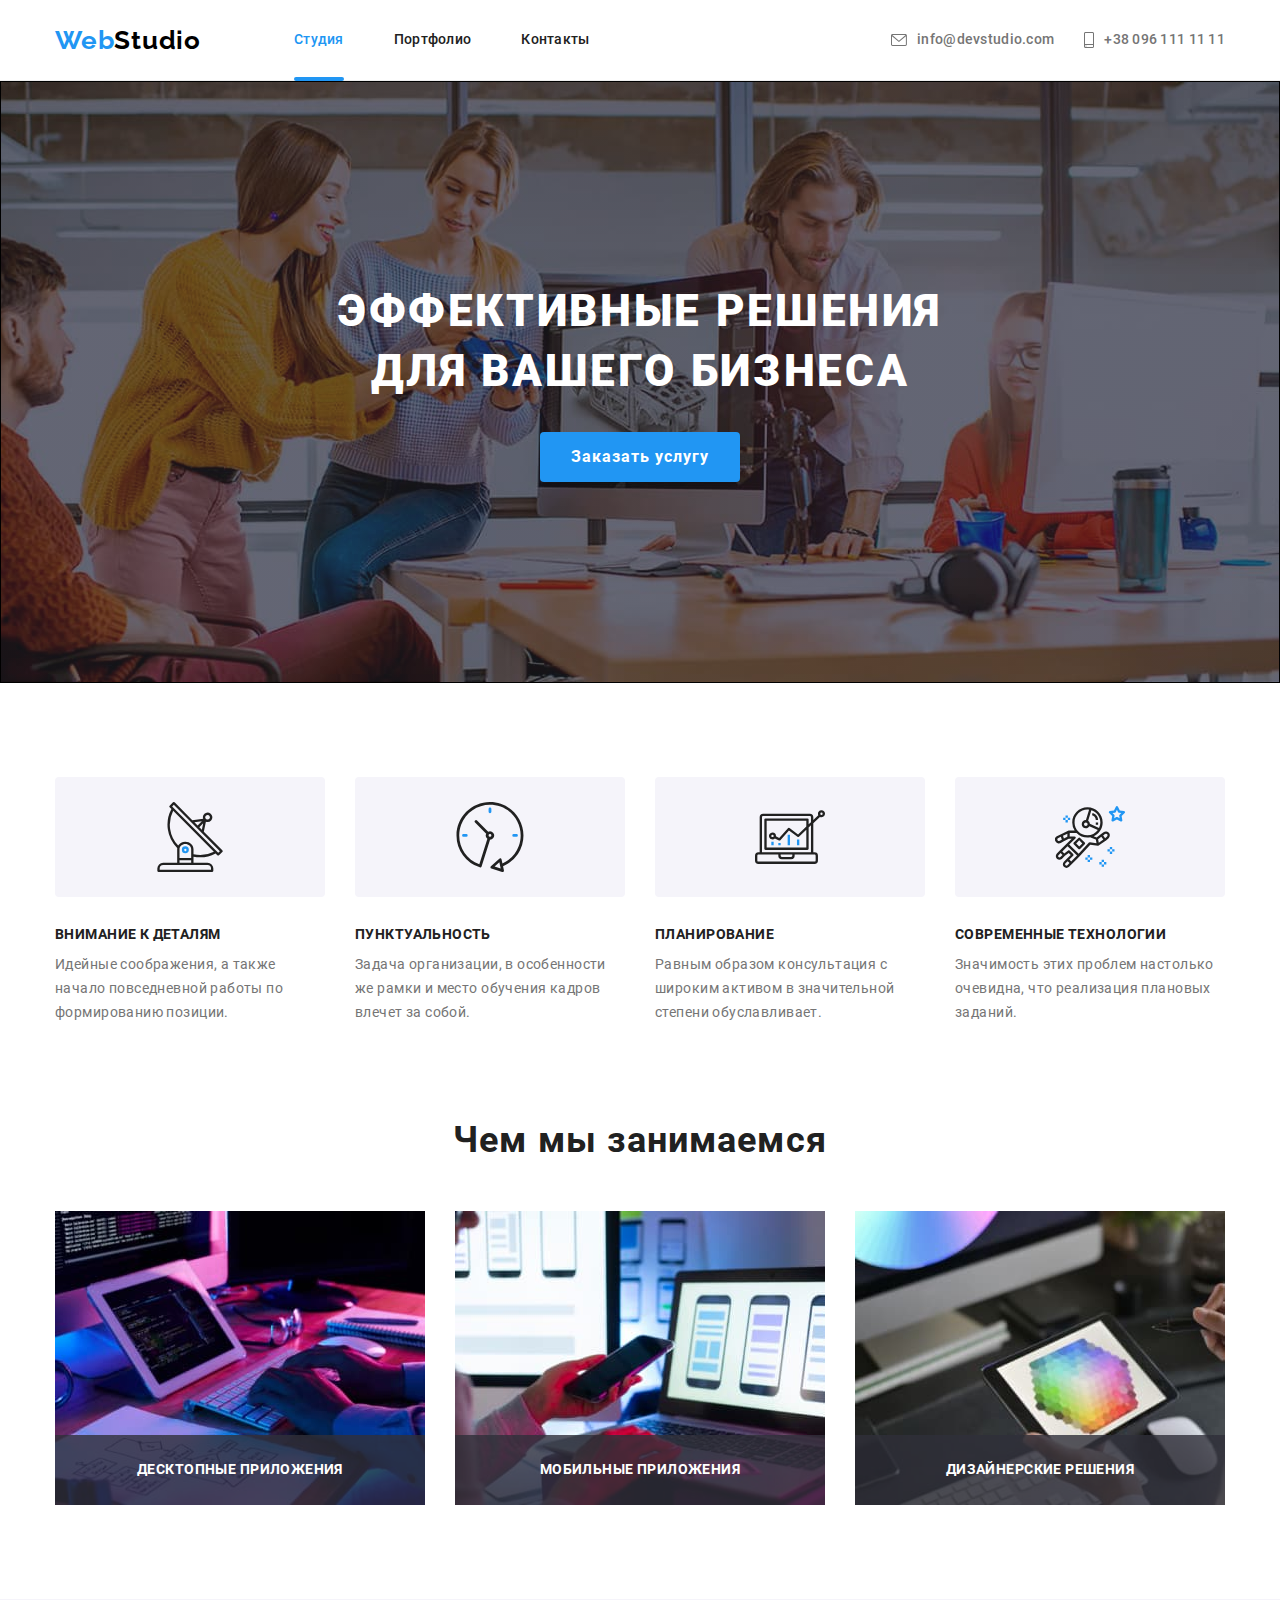
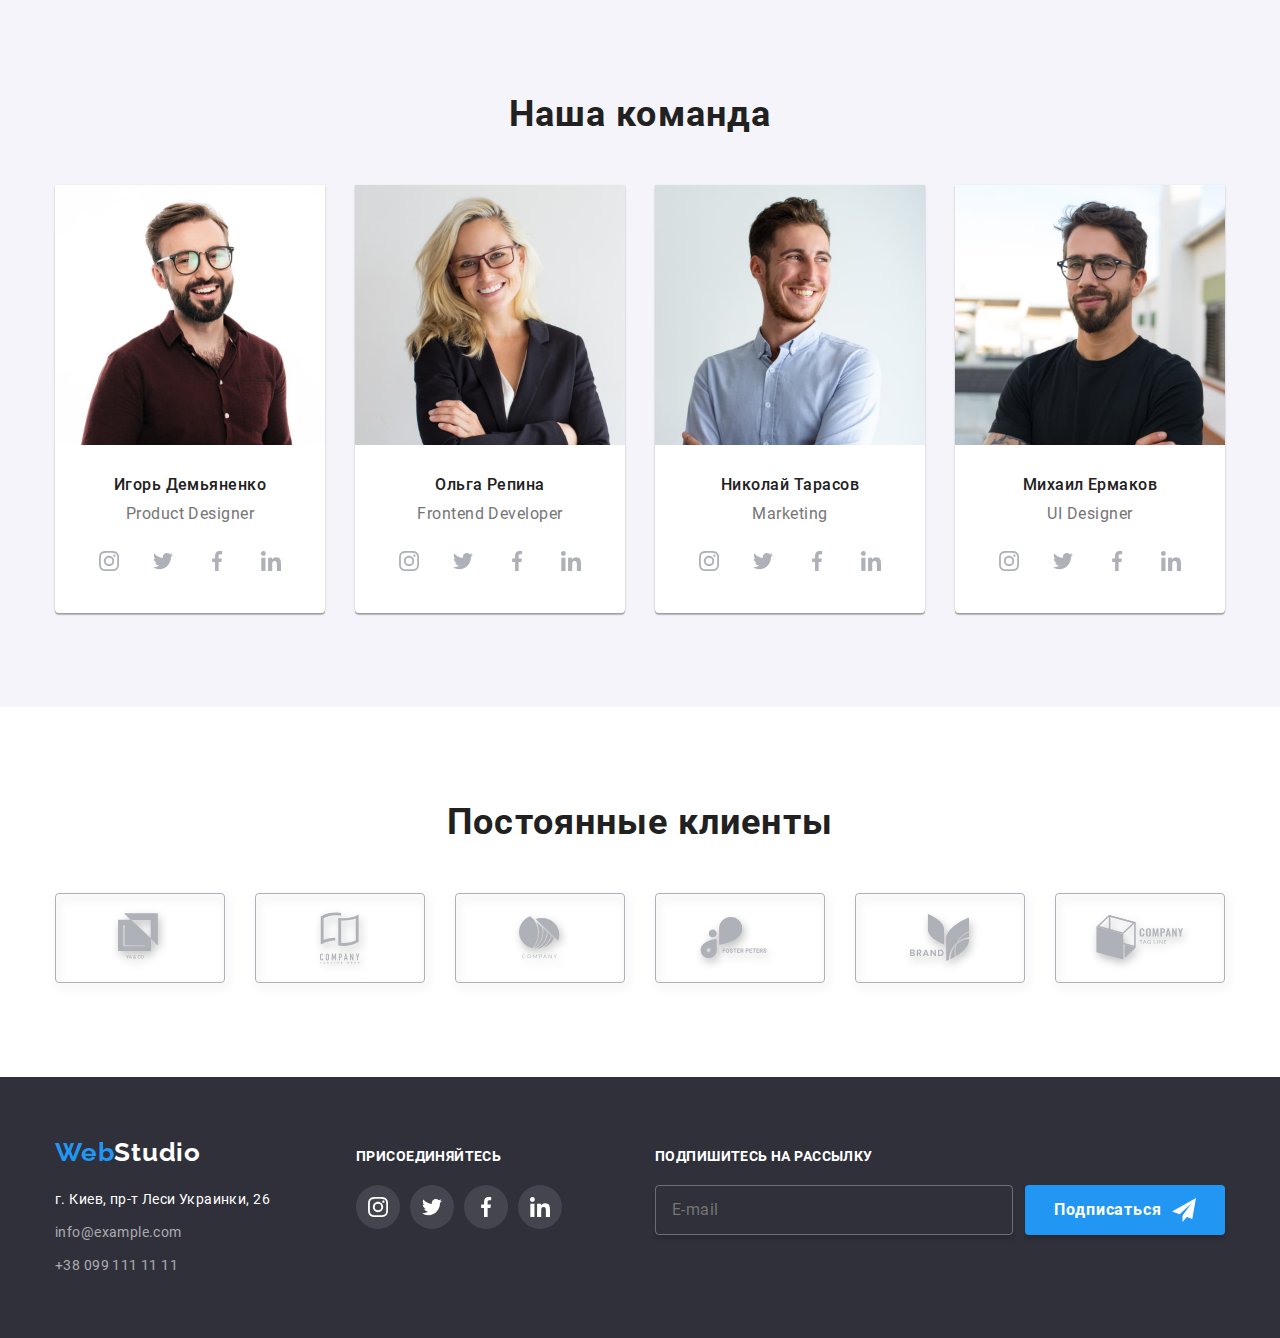
<file: index.html>
<!DOCTYPE html>
<html lang="ru">
  <head>
    <meta charset="UTF-8" />
    <meta name="viewport" content="width=device-width, initial-scale=1.0" />
    <title>Студия</title>
    <!-- <link rel="preconnect" href="https://fonts.gstatic.com" />
    <link
      href="https://fonts.googleapis.com/css2?family=Raleway:wght@700&family=Roboto:wght@400;500;700;900&display=swap"
      rel="stylesheet"
    /> -->
    <link rel="stylesheet" href="./css/main.min.css" />
  </head>

  <body>
    <!-- Header -->
    <header class="site-header">
      <div class="site-header__container container">
        <nav class="site-header__nav">
          <a href="./index.html" class="logo"
            ><span class="logo__start-text">Web</span
            ><span class="logo__end-text">Studio</span></a
          >
          <ul class="site-nav__list list">
            <li class="site-nav__item">
              <a
                href="./index.html"
                class="site-nav__link site-nav__link--current link"
                >Студия</a
              >
            </li>
            <li class="site-nav__item">
              <a href="./portfolio.html" class="site-nav__link link"
                >Портфолио</a
              >
            </li>
            <li class="site-nav__item">
              <a href="#site-footer" class="site-nav__link link">Контакты</a>
            </li>
          </ul>
        </nav>
        <div class="site-header__contacts">
          <ul class="contact-list list">
            <li class="contact-list__item">
              <a
                href="mailto:info@devstudio.com"
                class="contact-list__link link"
              >
                <svg class="contact-list__icon" width="16" height="12">
                  <use href="./images/sprite.svg#icon-envelope"></use>
                </svg>
                <span>info@devstudio.com</span>
              </a>
            </li>
            <li class="contact-list__item">
              <a href="tel:+380961111111" class="contact-list__link link">
                <svg class="contact-list__icon" width="10" height="16">
                  <use href="./images/sprite.svg#icon-smartphone"></use>
                </svg>
                <span>+38 096 111 11 11</span>
              </a>
            </li>
          </ul>
        </div>
      </div>
    </header>

    <main>
      <!-- Hero -->
      <section class="section hero">
        <div class="hero__overlay">
          <div class="hero__title-container">
            <h1 class="hero__title">Эффективные решения для вашего бизнеса</h1>
          </div>
          <button class="hero-button main-button" type="button" data-modal-open>
            Заказать услугу
          </button>
        </div>
      </section>

      <!-- Feature section -->
      <section class="section features">
        <div class="container">
          <h2 class="features__section-title visually-hidden">
            Наши преимущества
          </h2>
          <ul class="features__list list">
            <li class="features__item">
              <div class="features__thumb">
                <svg class="features__icon" width="70" height="70">
                  <use href="./images/sprite.svg#icon-antenna"></use>
                </svg>
              </div>
              <h3 class="features__heading">Внимание к деталям</h3>
              <p class="features__details">
                Идейные соображения, а также начало повседневной работы по
                формированию позиции.
              </p>
            </li>
            <li class="features__item">
              <div class="features__thumb">
                <svg class="features__icon" width="70" height="70">
                  <use href="./images/sprite.svg#icon-clock"></use>
                </svg>
              </div>

              <h3 class="features__heading">Пунктуальность</h3>
              <p class="features__details">
                Задача организации, в особенности же рамки и место обучения
                кадров влечет за собой.
              </p>
            </li>
            <li class="features__item">
              <div class="features__thumb">
                <svg class="features__icon" width="70" height="70">
                  <use href="./images/sprite.svg#icon-diagram"></use>
                </svg>
              </div>
              <h3 class="features__heading">Планирование</h3>
              <p class="features__details">
                Равным образом консультация с широким активом в значительной
                степени обуславливает.
              </p>
            </li>
            <li class="features__item">
              <div class="features__thumb">
                <svg class="features__icon" width="70" height="70">
                  <use href="./images/sprite.svg#icon-astronaut"></use>
                </svg>
              </div>
              <h3 class="features__heading">Современные технологии</h3>
              <p class="features__details">
                Значимость этих проблем настолько очевидна, что реализация
                плановых заданий.
              </p>
            </li>
          </ul>
        </div>
      </section>

      <!-- Our business section -->
      <section class="section business">
        <div class="container">
          <h2 class="business__section-title section-title">
            Чем мы занимаемся
          </h2>
          <ul class="business__list list">
            <li class="business__item">
              <div class="business__thumb">
                <img
                  class="business__photo photo"
                  src="./images/img-our-business1.jpg"
                  alt="Разработчик десктопных приложений за работой"
                  width="370"
                />
                <div class="business__title-overlay">
                  <h3 class="business__title">Десктопные приложения</h3>
                </div>
              </div>
            </li>
            <li class="business__item">
              <div class="business__thumb">
                <img
                  class="business__photo photo"
                  src="./images/img-our-business2.jpg"
                  alt="Разработчик мобильных приложений за работой"
                  width="370"
                />
                <div class="business__title-overlay">
                  <h3 class="business__title">Мобильные приложения</h3>
                </div>
              </div>
            </li>
            <li class="business__item">
              <div class="business__thumb">
                <img
                  class="business__photo photo"
                  src="./images/img-our-business3.jpg"
                  alt="Дизайнер за работой"
                  width="370"
                />
                <div class="business__title-overlay">
                  <h3 class="business__title">Дизайнерские решения</h3>
                </div>
              </div>
            </li>
          </ul>
        </div>
      </section>

      <!-- Our team section -->
      <section class="section team">
        <div class="container">
          <h2 class="team__section-title section-title">Наша команда</h2>
          <ul class="team__list list">
            <li class="team__item">
              <div class="person">
                <img
                  class="person__photo photo"
                  src="./images/photo-igor-demyanenko.jpg"
                  alt="Фото нашего сотрудника (Игорь)"
                  width="270"
                />
                <h3 class="person__name">Игорь Демьяненко</h3>
                <p class="person__position">Product Designer</p>
                <div class="person__social-container">
                  <ul class="social list">
                    <li class="social__item">
                      <a href="" class="social__link">
                        <svg class="social__icon" width="20" height="20">
                          <use href="./images/sprite.svg#icon-instagram"></use>
                        </svg>
                      </a>
                    </li>
                    <li class="social__item">
                      <a href="" class="social__link">
                        <svg class="social__icon" width="20" height="20">
                          <use href="./images/sprite.svg#icon-twitter"></use>
                        </svg>
                      </a>
                    </li>
                    <li class="social__item">
                      <a href="" class="social__link">
                        <svg class="social__icon" width="20" height="20">
                          <use href="./images/sprite.svg#icon-facebook"></use>
                        </svg>
                      </a>
                    </li>
                    <li class="social__item">
                      <a href="" class="social__link">
                        <svg class="social__icon" width="20" height="20">
                          <use href="./images/sprite.svg#icon-linkedin"></use>
                        </svg>
                      </a>
                    </li>
                  </ul>
                </div>
              </div>
            </li>
            <li class="team__item">
              <div class="person">
                <img
                  class="person__photo photo"
                  src="./images/photo-olga-repina.jpg"
                  alt="Фото нашего сотрудника (Ольга)"
                  width="270"
                />
                <h3 class="person__name">Ольга Репина</h3>
                <p class="person__position">Frontend Developer</p>
                <div class="person__social-container">
                  <ul class="social list">
                    <li class="social__item">
                      <a href="" class="social__link">
                        <svg class="social__icon" width="20" height="20">
                          <use href="./images/sprite.svg#icon-instagram"></use>
                        </svg>
                      </a>
                    </li>

                    <li class="social__item">
                      <a href="" class="social__link">
                        <svg class="social__icon" width="20" height="20">
                          <use href="./images/sprite.svg#icon-twitter"></use>
                        </svg>
                      </a>
                    </li>
                    <li class="social__item">
                      <a href="" class="social__link">
                        <svg class="social__icon" width="20" height="20">
                          <use href="./images/sprite.svg#icon-facebook"></use>
                        </svg>
                      </a>
                    </li>
                    <li class="social__item">
                      <a href="" class="social__link">
                        <svg class="social__icon" width="20" height="20">
                          <use href="./images/sprite.svg#icon-linkedin"></use>
                        </svg>
                      </a>
                    </li>
                  </ul>
                </div>
              </div>
            </li>
            <li class="team__item">
              <div class="person">
                <img
                  class="person__photo photo"
                  src="./images/photo-nikolay-tarasov.jpg"
                  alt="Фото нашего сотрудника (Николай)"
                  width="270"
                />
                <h3 class="person__name">Николай Тарасов</h3>
                <p class="person__position">Marketing</p>
                <div class="person__social-container">
                  <ul class="social list">
                    <li class="social__item">
                      <a href="" class="social__link">
                        <svg class="social__icon" width="20" height="20">
                          <use href="./images/sprite.svg#icon-instagram"></use>
                        </svg>
                      </a>
                    </li>
                    <li class="social__item">
                      <a href="" class="social__link">
                        <svg class="social__icon" width="20" height="20">
                          <use href="./images/sprite.svg#icon-twitter"></use>
                        </svg>
                      </a>
                    </li>
                    <li class="social__item">
                      <a href="" class="social__link">
                        <svg class="social__icon" width="20" height="20">
                          <use href="./images/sprite.svg#icon-facebook"></use>
                        </svg>
                      </a>
                    </li>
                    <li class="social__item">
                      <a href="" class="social__link">
                        <svg class="social__icon" width="20" height="20">
                          <use href="./images/sprite.svg#icon-linkedin"></use>
                        </svg>
                      </a>
                    </li>
                  </ul>
                </div>
              </div>
            </li>
            <li class="team__item">
              <div class="person">
                <img
                  class="person__photo photo"
                  src="./images/photo-mikhail-yermakov.jpg"
                  alt="Фото нашего сотрудника (Михаил)"
                  width="270"
                />
                <h3 class="person__name">Михаил Ермаков</h3>
                <p class="person__position">UI Designer</p>
                <div class="person__social-container">
                  <ul class="social list">
                    <li class="social__item">
                      <a href="" class="social__link">
                        <svg class="social__icon" width="20" height="20">
                          <use href="./images/sprite.svg#icon-instagram"></use>
                        </svg>
                      </a>
                    </li>
                    <li class="social__item">
                      <a href="" class="social__link">
                        <svg class="social__icon" width="20" height="20">
                          <use href="./images/sprite.svg#icon-twitter"></use>
                        </svg>
                      </a>
                    </li>
                    <li class="social__item">
                      <a href="" class="social__link">
                        <svg class="social__icon" width="20" height="20">
                          <use href="./images/sprite.svg#icon-facebook"></use>
                        </svg>
                      </a>
                    </li>
                    <li class="social__item">
                      <a href="" class="social__link">
                        <svg class="social__icon" width="20" height="20">
                          <use href="./images/sprite.svg#icon-linkedin"></use>
                        </svg>
                      </a>
                    </li>
                  </ul>
                </div>
              </div>
            </li>
          </ul>
        </div>
      </section>
    </main>

    <!-- Regular customers section -->
    <section class="section clients">
      <div class="container">
        <h2 class="clients__section-title section-title">Постоянные клиенты</h2>
        <ul class="clients__list list">
          <li class="clients__item">
            <a href="##" class="clients__link">
              <svg class="clients__icon" width="44" height="49">
                <use href="./images/sprite.svg#icon-logo-1"></use>
              </svg>
            </a>
          </li>
          <li class="clients__item">
            <a href="##" class="clients__link">
              <svg class="clients__icon" width="40" height="52">
                <use href="./images/sprite.svg#icon-logo-2"></use>
              </svg>
            </a>
          </li>
          <li class="clients__item">
            <a href="##" class="clients__link">
              <svg class="clients__icon" width="41" height="43">
                <use href="./images/sprite.svg#icon-logo-3"></use>
              </svg>
            </a>
          </li>
          <li class="clients__item">
            <a href="##" class="clients__link">
              <svg class="clients__icon" width="80" height="42">
                <use href="./images/sprite.svg#icon-logo-4"></use>
              </svg>
            </a>
          </li>
          <li class="clients__item">
            <a href="##" class="clients__link">
              <svg class="clients__icon" width="59" height="47">
                <use href="./images/sprite.svg#icon-logo-5"></use>
              </svg>
            </a>
          </li>
          <li class="clients__item">
            <a href="##" class="clients__link">
              <svg class="clients__icon" width="88" height="45">
                <use href="./images/sprite.svg#icon-logo-6"></use>
              </svg>
            </a>
          </li>
        </ul>
      </div>
    </section>

    <!-- Footer -->
    <footer class="site-footer" id="site-footer">
      <div class="site-footer__container container">
        <div class="site-footer__address-block">
          <a href="./index.html" class="logo site-footer__logo"
            ><span class="logo__start-text">Web</span
            ><span class="logo__end-text">Studio</span></a
          >
          <address class="address">
            <ul class="address__list list">
              <li class="address__item item">
                г. Киев, пр-т Леси Украинки, 26
              </li>
              <li class="address__item item">
                <a href="mailto:info@example.com" class="address__link link">
                  info@example.com
                </a>
              </li>
              <li class="address__item item">
                <a href="tel:+380991111111" class="address__link link">
                  +38 099 111 11 11
                </a>
              </li>
            </ul>
          </address>
        </div>
        <div class="site-footer__social-block">
          <p class="site-footer__block-title">присоединяйтесь</p>
          <ul class="social list">
            <li class="social__item item">
              <a href="" class="social__link social__link--footer link">
                <svg class="social__icon" width="20" height="20">
                  <use href="./images/sprite.svg#icon-instagram"></use>
                </svg>
              </a>
            </li>
            <li class="social__item item">
              <a href="" class="social__link social__link--footer link">
                <svg class="social__icon" width="20" height="20">
                  <use href="./images/sprite.svg#icon-twitter"></use>
                </svg>
              </a>
            </li>
            <li class="social__item item">
              <a href="" class="social__link social__link--footer link">
                <svg class="social__icon" width="20" height="20">
                  <use href="./images/sprite.svg#icon-facebook"></use>
                </svg>
              </a>
            </li>
            <li class="social_item item">
              <a href="" class="social__link social__link--footer link">
                <svg class="social__icon" width="20" height="20">
                  <use href="./images/sprite.svg#icon-linkedin"></use>
                </svg>
              </a>
            </li>
          </ul>
        </div>
        <div class="site-footer__subscribe-block">
          <p class="site-footer__block-title">Подпишитесь на рассылку</p>
          <form class="subscribe__form">
            <label class="subscribe__field">
              <input
                name="email"
                type="email"
                class="subscribe__input-email"
                placeholder="E-mail"
              />
            </label>
            <button class="main-button subscribe__submit-btn" type="submit">
              <span>Подписаться</span>
              <svg class="subscribe__icon" width="24" height="24">
                <use href="./images/sprite.svg#icon-subscribe"></use>
              </svg>
            </button>
          </form>
        </div>
      </div>
    </footer>

    <!-- Modal window markup -->
    <div class="backdrop is-hidden" data-modal>
      <div class="modal">
        <form class="modal-form">
          <p class="modal-form__title">
            Оставьте свои данные, мы вам перезвоним
          </p>
          <div class="modal-form__input">
            <label class="modal-form__label">
              <span class="modal-form__caption">Имя</span>

              <svg class="modal-form__icon" width="18" height="18">
                <use href="./images/sprite.svg#icon-person-form"></use>
              </svg>
              <input type="text" name="name" class="modal-form__field" />
            </label>
          </div>
          <div class="modal-form__input">
            <label class="modal-form__label">
              <span class="modal-form__caption">Телефон</span>

              <svg class="modal-form__icon" width="18" height="18">
                <use href="./images/sprite.svg#icon-phone-form"></use>
              </svg>
              <input type="tel" name="tel" class="modal-form__field" />
            </label>
          </div>
          <div class="modal-form__input">
            <label class="modal-form__label">
              <span class="modal-form__caption">Почта</span>

              <svg class="modal-form__icon" width="18" height="18">
                <use href="./images/sprite.svg#icon-email-form"></use>
              </svg>
              <input type="email" name="email" class="modal-form__field" />
            </label>
          </div>
          <label class="modal-form__label">
            <span class="modal-form__caption">Комментарий</span>
            <textarea
              name="comment"
              class="modal-form__field modal-form__field--comment"
              rows="6"
              placeholder="Введите текст"
            ></textarea>
          </label>

          <label class="modal-form__label modal-form__label--checkbox">
            <input
              type="checkbox"
              name="licence"
              class="modal-form__checkbox visually-hidden"
            />
            <span class="modal-form__licence-declaration">
              Соглашаюсь с рассылкой и принимаю&nbsp;
              <a href="##" class="modal-form__licence-link link">
                Условия договора</a
              >
            </span>
          </label>

          <button class="main-button modal__submit-btn" type="submit">
            Отправить
          </button>

          <button class="modal__close-btn" type="button" data-modal-close>
            <svg class="modal__close-icon" width="18" height="18">
              <use href="./images/sprite.svg#icon-modal-close"></use>
            </svg>
          </button>
        </form>
      </div>
    </div>
    <script src="./js/modal.js"></script>
  </body>
</html>
</file>
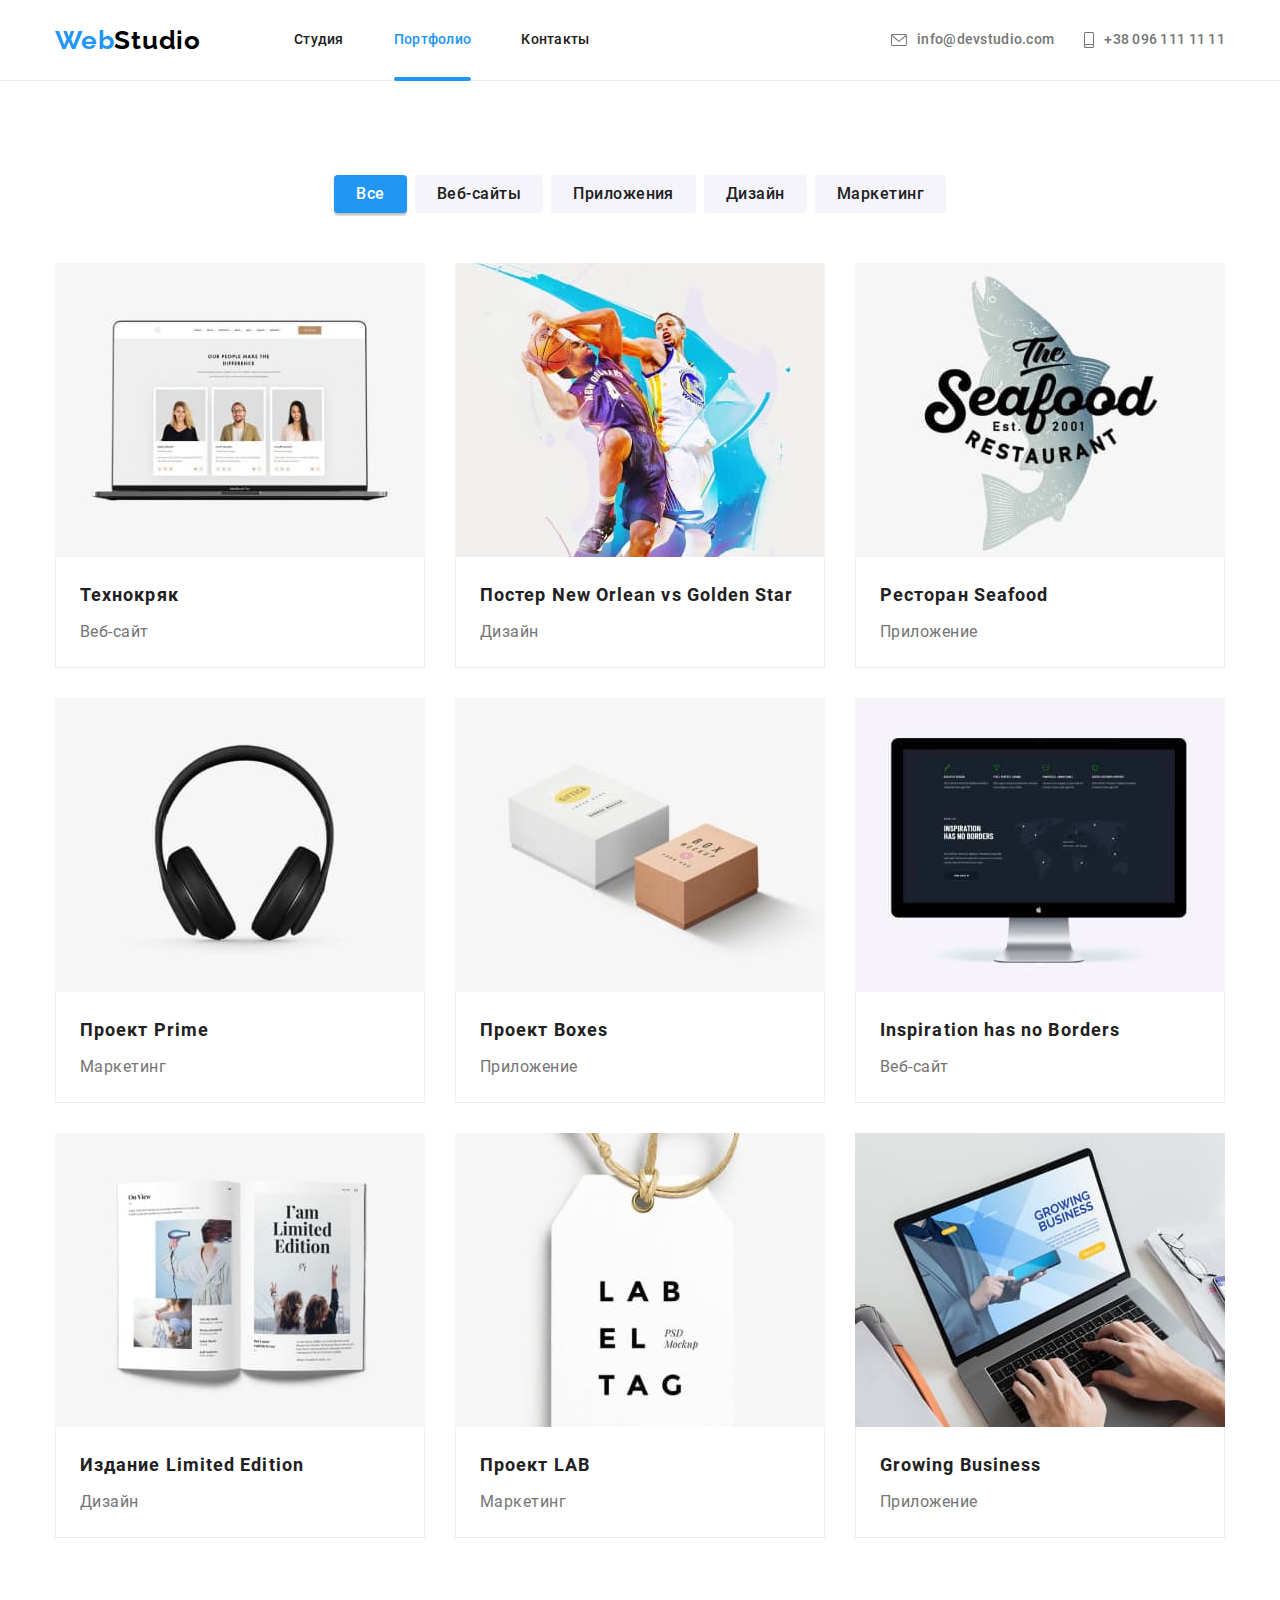
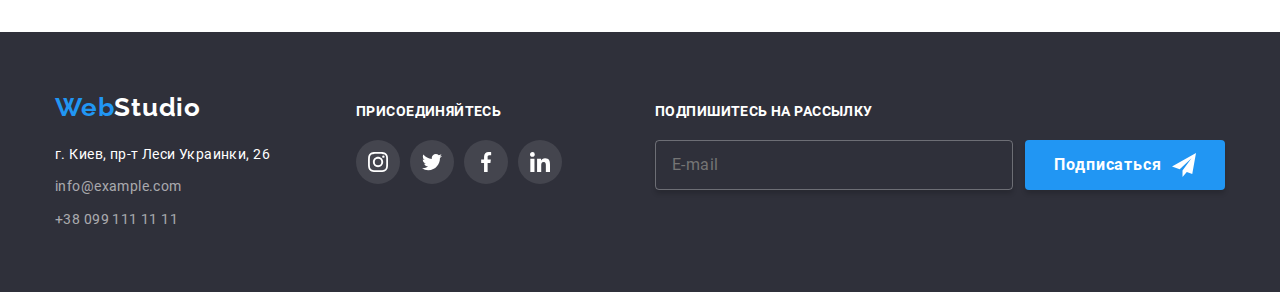
<file: portfolio.html>
<!DOCTYPE html>
<html lang="ru">
  <head>
    <meta charset="UTF-8" />
    <meta name="viewport" content="width=device-width, initial-scale=1.0" />
    <title>Студия</title>
    <!-- <link rel="preconnect" href="https://fonts.gstatic.com" />
    <link
      href="https://fonts.googleapis.com/css2?family=Raleway:wght@700&family=Roboto:wght@400;500;700;900&display=swap"
      rel="stylesheet"
    /> -->
    <link rel="stylesheet" href="./css/main.min.css" />
  </head>

  <body>
    <!-- Header -->
    <header class="site-header">
      <div class="site-header__container container">
        <nav class="site-header__nav">
          <a href="./index.html" class="logo"
            ><span class="logo__start-text">Web</span
            ><span class="logo__end-text">Studio</span></a
          >
          <ul class="site-nav__list list">
            <li class="site-nav__item">
              <a href="./index.html" class="site-nav__link link">Студия</a>
            </li>
            <li class="site-nav__item">
              <a
                href="./portfolio.html"
                class="site-nav__link site-nav__link--current link"
                >Портфолио</a
              >
            </li>
            <li class="site-nav__item">
              <a href="#site-footer" class="site-nav__link link">Контакты</a>
            </li>
          </ul>
        </nav>
        <div class="site-header__contacts">
          <ul class="contact-list list">
            <li class="contact-list__item">
              <a
                href="mailto:info@devstudio.com"
                class="contact-list__link link"
              >
                <svg class="contact-list__icon" width="16" height="12">
                  <use href="./images/sprite.svg#icon-envelope"></use>
                </svg>
                <span>info@devstudio.com</span>
              </a>
            </li>
            <li class="contact-list__item">
              <a href="tel:+380961111111" class="contact-list__link link">
                <svg class="contact-list__icon" width="10" height="16">
                  <use href="./images/sprite.svg#icon-smartphone"></use>
                </svg>
                <span>+38 096 111 11 11</span>
              </a>
            </li>
          </ul>
        </div>
      </div>
    </header>

    <main>
      <!-- Секция Наши работы -->
      <section class="section works">
        <div class="container">
          <h1 class="works_section-title visually-hidden">Наши работы</h1>
          <ul class="filter list">
            <li class="filter__item">
              <button
                class="portfolio-button portfolio-button--active"
                type="button"
              >
                Все
              </button>
            </li>
            <li class="filter__item">
              <button class="portfolio-button" type="button">Веб-сайты</button>
            </li>
            <li class="filter__item">
              <button class="portfolio-button" type="button">Приложения</button>
            </li>
            <li class="filter__item">
              <button class="portfolio-button" type="button">Дизайн</button>
            </li>
            <li class="filter__item">
              <button class="portfolio-button" type="button">Маркетинг</button>
            </li>
          </ul>

          <ul class="work-samples list">
            <li class="work-samples__item">
              <a href="##" class="sample link">
                <div class="sample__thumb">
                  <img
                    class="sample__photo photo"
                    src="./images/img-portfolio-technocrack.jpg"
                    alt="Макбук с открытой веб-страницей"
                    width="370"
                  />
                  <div class="sample__overlay">
                    <p class="sample__details">
                      Технокряк это современная площадка распространения
                      коронавируса. Компании используют эту платформу для
                      цифрового шпионажа и атак на защищённые сервера
                      конкурентов.
                    </p>
                  </div>
                </div>
                <div class="sample__meta">
                  <h2 class="sample__name">Технокряк</h2>
                  <p class="sample__category">Веб-сайт</p>
                </div>
              </a>
            </li>
            <li class="work-samples__item">
              <a href="##" class="sample link">
                <div class="sample__thumb">
                  <img
                    class="sample__photo photo"
                    src="./images/img-portfolio-basketball.jpg"
                    alt="Два баскетболиста в борьбе за мяч"
                    width="370"
                  />

                  <div class="sample__overlay">
                    <p class="sample__details">
                      Lorem ipsum dolor sit amet consectetur, adipisicing elit.
                      Laborum natus corporis sapiente maiores at adipisci, quia
                      expedita possimus officiis.
                    </p>
                  </div>
                </div>
                <div class="sample__meta">
                  <h2 class="sample__name">Постер New Orlean vs Golden Star</h2>
                  <p class="sample__category">Дизайн</p>
                </div>
              </a>
            </li>
            <li class="work-samples__item">
              <a href="##" class="sample link">
                <div class="sample__thumb">
                  <img
                    class="sample__photo photo"
                    src="./images/img-portfolio-seafood.jpg"
                    alt="Логотип - название ресторана на фоне рыбы"
                    width="370"
                  />

                  <div class="sample__overlay">
                    <p class="sample__details">
                      Lorem ipsum dolor sit amet consectetur, adipisicing elit.
                      Laborum natus corporis sapiente maiores at adipisci, quia
                      expedita possimus officiis.
                    </p>
                  </div>
                </div>
                <div class="sample__meta">
                  <h2 class="sample__name">Ресторан Seafood</h2>
                  <p class="sample__category">Приложение</p>
                </div>
              </a>
            </li>
            <li class="work-samples__item">
              <a href="##" class="sample link">
                <div class="sample__thumb">
                  <img
                    class="sample__photo photo"
                    src="./images/img-portfolio-prime.jpg"
                    alt="Черные наушники на пустом фоне"
                    width="370"
                  />

                  <div class="sample__overlay">
                    <p class="sample__details">
                      Lorem ipsum dolor sit amet consectetur, adipisicing elit.
                      Laborum natus corporis sapiente maiores at adipisci, quia
                      expedita possimus officiis.
                    </p>
                  </div>
                </div>
                <div class="sample__meta">
                  <h2 class="sample__name">Проект Prime</h2>
                  <p class="sample__category">Маркетинг</p>
                </div>
              </a>
            </li>
            <li class="work-samples__item">
              <a href="##" class="sample link">
                <div class="sample__thumb">
                  <img
                    class="sample__photo photo"
                    src="./images/img-portfolio-boxes.jpg"
                    alt="Две коробки: белая и бежевая"
                    width="370"
                  />

                  <div class="sample__overlay">
                    <p class="sample__details">
                      Lorem ipsum dolor sit amet consectetur, adipisicing elit.
                      Laborum natus corporis sapiente maiores at adipisci, quia
                      expedita possimus officiis.
                    </p>
                  </div>
                </div>
                <div class="sample__meta">
                  <h2 class="sample__name">Проект Boxes</h2>
                  <p class="sample__category">Приложение</p>
                </div>
              </a>
            </li>
            <li class="work-samples__item">
              <a href="##" class="sample link">
                <div class="sample__thumb">
                  <img
                    class="sample__photo photo"
                    src="./images/img-portfolio-inspiration.jpg"
                    alt="Монитор с открытой веб-страницей"
                    width="370"
                  />

                  <div class="sample__overlay">
                    <p class="sample__details">
                      Lorem ipsum dolor sit amet consectetur, adipisicing elit.
                      Laborum natus corporis sapiente maiores at adipisci, quia
                      expedita possimus officiis.
                    </p>
                  </div>
                </div>
                <div class="sample__meta">
                  <h2 class="sample__name">Inspiration has no Borders</h2>
                  <p class="sample__category">Веб-сайт</p>
                </div>
              </a>
            </li>
            <li class="work-samples__item">
              <a href="##" class="sample link">
                <div class="sample__thumb">
                  <img
                    class="sample__photo photo"
                    src="./images/img-portfolio-limited.jpg"
                    alt="Раскрытый журнал"
                    width="370"
                  />

                  <div class="sample__overlay">
                    <p class="sample__details">
                      Lorem ipsum dolor sit amet consectetur, adipisicing elit.
                      Laborum natus corporis sapiente maiores at adipisci, quia
                      expedita possimus officiis.
                    </p>
                  </div>
                </div>
                <div class="sample__meta">
                  <h2 class="sample__name">Издание Limited Edition</h2>
                  <p class="sample__category">Дизайн</p>
                </div>
              </a>
            </li>
            <li class="work-samples__item">
              <a href="##" class="sample link">
                <div class="sample__thumb">
                  <img
                    class="sample__photo photo"
                    src="./images/img-portfolio-lab.jpg"
                    alt="Бирка с названием прокета"
                    width="370"
                  />

                  <div class="sample__overlay">
                    <p class="sample__details">
                      Lorem ipsum dolor sit amet consectetur, adipisicing elit.
                      Laborum natus corporis sapiente maiores at adipisci, quia
                      expedita possimus officiis.
                    </p>
                  </div>
                </div>
                <div class="sample__meta">
                  <h2 class="sample__name">Проект LAB</h2>
                  <p class="sample__category">Маркетинг</p>
                </div>
              </a>
            </li>
            <li class="work-samples__item">
              <a href="##" class="sample link">
                <div class="sample__thumb">
                  <img
                    class="sample__photo photo"
                    src="./images/img-portfolio-growing.jpg"
                    alt="Ноутбук с открытой веб-страницей"
                    width="370"
                  />

                  <div class="sample__overlay">
                    <p class="sample__details">
                      Lorem ipsum dolor sit amet consectetur, adipisicing elit.
                      Laborum natus corporis sapiente maiores at adipisci, quia
                      expedita possimus officiis.
                    </p>
                  </div>
                </div>
                <div class="sample__meta">
                  <h2 class="sample__name">Growing Business</h2>
                  <p class="sample__category">Приложение</p>
                </div>
              </a>
            </li>
          </ul>
        </div>
      </section>
    </main>

    <!-- Подвал -->
    <footer class="site-footer" id="site-footer">
      <div class="site-footer__container container">
        <div class="site-footer__address-block">
          <a href="./index.html" class="logo site-footer__logo"
            ><span class="logo__start-text">Web</span
            ><span class="logo__end-text">Studio</span></a
          >
          <address class="address">
            <ul class="address__list list">
              <li class="address__item item">
                г. Киев, пр-т Леси Украинки, 26
              </li>
              <li class="address__item item">
                <a href="mailto:info@example.com" class="address__link link">
                  info@example.com
                </a>
              </li>
              <li class="address__item item">
                <a href="tel:+380991111111" class="address__link link">
                  +38 099 111 11 11
                </a>
              </li>
            </ul>
          </address>
        </div>
        <div class="site-footer__social-block">
          <p class="site-footer__block-title">присоединяйтесь</p>
          <ul class="social list">
            <li class="social__item item">
              <a href="" class="social__link social__link--footer link">
                <svg class="social__icon" width="20" height="20">
                  <use href="./images/sprite.svg#icon-instagram"></use>
                </svg>
              </a>
            </li>
            <li class="social__item item">
              <a href="" class="social__link social__link--footer link">
                <svg class="social__icon" width="20" height="20">
                  <use href="./images/sprite.svg#icon-twitter"></use>
                </svg>
              </a>
            </li>
            <li class="social__item item">
              <a href="" class="social__link social__link--footer link">
                <svg class="social__icon" width="20" height="20">
                  <use href="./images/sprite.svg#icon-facebook"></use>
                </svg>
              </a>
            </li>
            <li class="social_item item">
              <a href="" class="social__link social__link--footer link">
                <svg class="social__icon" width="20" height="20">
                  <use href="./images/sprite.svg#icon-linkedin"></use>
                </svg>
              </a>
            </li>
          </ul>
        </div>
        <div class="site-footer__subscribe-block">
          <p class="site-footer__block-title">Подпишитесь на рассылку</p>
          <form class="subscribe__form">
            <label class="subscribe__field">
              <input
                name="email"
                type="email"
                class="subscribe__input-email"
                placeholder="E-mail"
              />
            </label>
            <button class="main-button subscribe__submit-btn" type="submit">
              <span>Подписаться</span>
              <svg class="subscribe__icon" width="24" height="24">
                <use href="./images/sprite.svg#icon-subscribe"></use>
              </svg>
            </button>
          </form>
        </div>
      </div>
    </footer>
  </body>
</html>
</file>
<file: css/main.min.css>
*,::after,::before{-webkit-box-sizing:border-box;box-sizing:border-box}:root{-moz-tab-size:4;-o-tab-size:4;tab-size:4}html{line-height:1.15;-webkit-text-size-adjust:100%}body{margin:0}body{font-family:system-ui, -apple-system, 'Segoe UI', Roboto, Helvetica, Arial, sans-serif, 'Apple Color Emoji', 'Segoe UI Emoji'}hr{height:0;color:inherit}abbr[title]{-webkit-text-decoration:underline dotted;text-decoration:underline dotted}b,strong{font-weight:bolder}code,kbd,pre,samp{font-family:ui-monospace, SFMono-Regular, Consolas, 'Liberation Mono', Menlo, monospace;font-size:1em}small{font-size:80%}sub,sup{font-size:75%;line-height:0;position:relative;vertical-align:baseline}sub{bottom:-0.25em}sup{top:-0.5em}table{text-indent:0;border-color:inherit}button,input,optgroup,select,textarea{font-family:inherit;font-size:100%;line-height:1.15;margin:0}button,select{text-transform:none}[type='button'],[type='reset'],[type='submit'],button{-webkit-appearance:button}::-moz-focus-inner{border-style:none;padding:0}:-moz-focusring{outline:1px dotted ButtonText}:-moz-ui-invalid{box-shadow:none}legend{padding:0}progress{vertical-align:baseline}::-webkit-inner-spin-button,::-webkit-outer-spin-button{height:auto}[type='search']{-webkit-appearance:textfield;outline-offset:-2px}::-webkit-search-decoration{-webkit-appearance:none}::-webkit-file-upload-button{-webkit-appearance:button;font:inherit}summary{display:list-item}@font-face{font-family:'Raleway';font-style:normal;font-weight:700;src:url("../fonts/raleway-v18-latin-700.eot");src:local(""),url("../fonts/raleway-v18-latin-700.eot?#iefix") format("embedded-opentype"),url("../fonts/raleway-v18-latin-700.woff2") format("woff2"),url("../fonts/raleway-v18-latin-700.woff") format("woff"),url("../fonts/raleway-v18-latin-700.ttf") format("truetype"),url("../fonts/raleway-v18-latin-700.svg#Raleway") format("svg")}@font-face{font-family:'Roboto';font-style:normal;font-weight:400;src:url("../fonts/roboto-v20-latin_cyrillic-regular.eot");src:local(""),url("../fonts/roboto-v20-latin_cyrillic-regular.eot?#iefix") format("embedded-opentype"),url("../fonts/roboto-v20-latin_cyrillic-regular.woff2") format("woff2"),url("../fonts/roboto-v20-latin_cyrillic-regular.woff") format("woff"),url("../fonts/roboto-v20-latin_cyrillic-regular.ttf") format("truetype"),url("../fonts/roboto-v20-latin_cyrillic-regular.svg#Roboto") format("svg")}@font-face{font-family:'Roboto';font-style:normal;font-weight:500;src:url("../fonts/roboto-v20-latin_cyrillic-500.eot");src:local(""),url("../fonts/roboto-v20-latin_cyrillic-500.eot?#iefix") format("embedded-opentype"),url("../fonts/roboto-v20-latin_cyrillic-500.woff2") format("woff2"),url("../fonts/roboto-v20-latin_cyrillic-500.woff") format("woff"),url("../fonts/roboto-v20-latin_cyrillic-500.ttf") format("truetype"),url("../fonts/roboto-v20-latin_cyrillic-500.svg#Roboto") format("svg")}@font-face{font-family:'Roboto';font-style:normal;font-weight:700;src:url("../fonts/roboto-v20-latin_cyrillic-700.eot");src:local(""),url("../fonts/roboto-v20-latin_cyrillic-700.eot?#iefix") format("embedded-opentype"),url("../fonts/roboto-v20-latin_cyrillic-700.woff2") format("woff2"),url("../fonts/roboto-v20-latin_cyrillic-700.woff") format("woff"),url("../fonts/roboto-v20-latin_cyrillic-700.ttf") format("truetype"),url("../fonts/roboto-v20-latin_cyrillic-700.svg#Roboto") format("svg")}@font-face{font-family:'Roboto';font-style:normal;font-weight:900;src:url("../fonts/roboto-v20-latin_cyrillic-900.eot");src:local(""),url("../fonts/roboto-v20-latin_cyrillic-900.eot?#iefix") format("embedded-opentype"),url("../fonts/roboto-v20-latin_cyrillic-900.woff2") format("woff2"),url("../fonts/roboto-v20-latin_cyrillic-900.woff") format("woff"),url("../fonts/roboto-v20-latin_cyrillic-900.ttf") format("truetype"),url("../fonts/roboto-v20-latin_cyrillic-900.svg#Roboto") format("svg")}body{background-color:#fff;color:#757575;font-family:Roboto,sans-serif;font-style:normal}.container{margin-left:auto;margin-right:auto;width:1200px;padding-left:15px;padding-right:15px}.section{padding-top:94px;padding-bottom:94px}.section-title{margin-top:0;margin-bottom:50px;color:#212121;font-weight:700;font-size:36px;line-height:1.17;text-align:center;letter-spacing:0.03em}.list{list-style:none;padding:0;margin:0}.link{display:inline-block;text-decoration:none;cursor:pointer}.photo{display:block;max-width:100%;height:auto}.visually-hidden{position:absolute;clip:rect(0 0 0 0);width:1px;height:1px;margin:-1px}.site-header__container{display:-webkit-box;display:-ms-flexbox;display:flex;-webkit-box-align:center;-ms-flex-align:center;align-items:center}.site-header__nav{display:-webkit-box;display:-ms-flexbox;display:flex;-webkit-box-align:center;-ms-flex-align:center;align-items:center}.site-header__contacts{margin-left:auto}.site-header{border-bottom:1px solid #eee}.site-footer{padding-top:60px;padding-bottom:60px;background-color:#2f303a}.site-footer__container{display:-webkit-box;display:-ms-flexbox;display:flex;-webkit-box-align:baseline;-ms-flex-align:baseline;align-items:baseline}.site-footer__block-title{margin-top:0;margin-bottom:20px;color:#fff;font-weight:700;font-size:14px;line-height:1.14;letter-spacing:0.03em;text-transform:uppercase}.site-footer__address-block{min-width:231px}.site-footer__social-block{margin-left:70px}.site-footer__subscribe-block{-webkit-box-flex:1;-ms-flex-positive:1;flex-grow:1;margin-left:93px}.hero{padding-top:0;padding-bottom:0;background-color:#c4c4c4}.hero__overlay{max-width:1600px;margin-left:auto;margin-right:auto;padding:200px 0;border:1px solid #000;background-image:-webkit-gradient(linear, left top, right top, from(rgba(47,48,58,0.4)), to(rgba(47,48,58,0.4))),url(../images/background.jpg);background-image:linear-gradient(to right, rgba(47,48,58,0.4), rgba(47,48,58,0.4)),url(../images/background.jpg);background-size:cover;background-position:center;background-repeat:no-repeat;text-align:center}.hero__title-container{max-width:700px;margin-left:auto;margin-right:auto;margin-bottom:30px}.hero__title{margin:0;color:#fff;font-weight:900;font-size:44px;line-height:1.36;letter-spacing:0.06em;text-transform:uppercase}.features__list{display:-webkit-box;display:-ms-flexbox;display:flex}.features__item{-ms-flex-preferred-size:calc((100% - 3 * 30px) / 4);flex-basis:calc((100% - 3 * 30px) / 4)}.features__item:not(:last-child){margin-right:30px}.features__thumb{display:-webkit-box;display:-ms-flexbox;display:flex;-webkit-box-pack:center;-ms-flex-pack:center;justify-content:center;-webkit-box-align:center;-ms-flex-align:center;align-items:center;width:100%;height:120px;margin-bottom:30px;background-color:#f5f4fa;border-radius:4px}.features__heading{margin-top:0;margin-bottom:10px;color:#212121;font-weight:700;font-size:14px;line-height:1.14;text-transform:uppercase;letter-spacing:0.03em}.features__details{margin-top:0;margin-bottom:0;font-weight:400;font-size:14px;line-height:1.71;letter-spacing:0.03em}.business{padding-top:0}.business__list{display:-webkit-box;display:-ms-flexbox;display:flex}.business__item{-ms-flex-preferred-size:calc((100% - 2 * 30px) / 3);flex-basis:calc((100% - 2 * 30px) / 3)}.business__item:not(:last-child){margin-right:30px}.business__thumb{position:relative;width:100%;height:100%}.business__title-overlay{position:absolute;width:100%;left:0;bottom:0;padding:27px 54px;background-color:rgba(47,48,58,0.8)}.business__title{margin:0;color:#fff;font-weight:700;font-size:14px;line-height:1.14;text-align:center;letter-spacing:0.03em;text-transform:uppercase}.team{background-color:#f5f4fa}.team__list{display:-webkit-box;display:-ms-flexbox;display:flex}.team__item{-ms-flex-preferred-size:calc((100% - 3 * 30px) / 4);flex-basis:calc((100% - 3 * 30px) / 4)}.team__item:not(:last-child){margin-right:30px}.person{width:100%;border-radius:0px 0px 4px 4px;background-color:#fff;-webkit-box-shadow:0px 1px 3px rgba(0,0,0,0.12),0px 1px 1px rgba(0,0,0,0.14),0px 2px 1px rgba(0,0,0,0.2);box-shadow:0px 1px 3px rgba(0,0,0,0.12),0px 1px 1px rgba(0,0,0,0.14),0px 2px 1px rgba(0,0,0,0.2)}.person__photo{margin-bottom:30px}.person__name{margin-top:0;margin-bottom:10px;color:#212121;font-weight:500;font-size:16px;line-height:1.19;text-align:center;letter-spacing:0.03em}.person__position{margin:0;font-weight:400;font-size:16px;line-height:1.19;text-align:center;letter-spacing:0.03em}.person__social-container{padding:16px 0 30px}.clients__list{display:-webkit-box;display:-ms-flexbox;display:flex}.clients__item{-ms-flex-preferred-size:calc((100% - 5 * 30px) / 6);flex-basis:calc((100% - 5 * 30px) / 6)}.clients__item:not(:last-child){margin-right:30px}.clients__link{display:-webkit-box;display:-ms-flexbox;display:flex;-webkit-box-pack:center;-ms-flex-pack:center;justify-content:center;-webkit-box-align:center;-ms-flex-align:center;align-items:center;height:90px;color:#afb1b8;border:1px solid #afb1b8;border-radius:4px;outline-color:#2196f3;-webkit-filter:drop-shadow(2px 4px 4px rgba(0,0,0,0.25));filter:drop-shadow(2px 4px 4px rgba(0,0,0,0.25));-webkit-transition:border-color 250ms cubic-bezier(0.4, 0, 0.2, 1), color 250ms cubic-bezier(0.4, 0, 0.2, 1);transition:border-color 250ms cubic-bezier(0.4, 0, 0.2, 1), color 250ms cubic-bezier(0.4, 0, 0.2, 1)}.clients__link:hover,.clients__link:focus{border-color:#2196f3;color:#2196f3}.clients__icon{fill:currentColor}.filter{display:-webkit-box;display:-ms-flexbox;display:flex;-webkit-box-pack:center;-ms-flex-pack:center;justify-content:center;-webkit-box-align:center;-ms-flex-align:center;align-items:center;margin-bottom:50px}.filter__item:not(:last-child){margin-right:8px}.work-samples{display:-webkit-box;display:-ms-flexbox;display:flex;-ms-flex-wrap:wrap;flex-wrap:wrap;margin:-15px}.work-samples__item{-ms-flex-preferred-size:calc((100% / 3) - 30px);flex-basis:calc((100% / 3) - 30px);margin:15px}.sample{outline:none;-webkit-transition:-webkit-box-shadow 250ms cubic-bezier(0.4, 0, 0.2, 1);transition:-webkit-box-shadow 250ms cubic-bezier(0.4, 0, 0.2, 1);transition:box-shadow 250ms cubic-bezier(0.4, 0, 0.2, 1);transition:box-shadow 250ms cubic-bezier(0.4, 0, 0.2, 1), -webkit-box-shadow 250ms cubic-bezier(0.4, 0, 0.2, 1)}.sample:hover,.sample:focus{-webkit-box-shadow:0px 1px 1px rgba(0,0,0,0.12),0px 4px 4px rgba(0,0,0,0.06),1px 4px 6px rgba(0,0,0,0.16);box-shadow:0px 1px 1px rgba(0,0,0,0.12),0px 4px 4px rgba(0,0,0,0.06),1px 4px 6px rgba(0,0,0,0.16)}.sample__meta{padding:20px 24px;border-right:1px solid #eee;border-bottom:1px solid #eee;border-left:1px solid #eee}.sample__name{margin-top:0;margin-bottom:4px;color:#212121;font-weight:700;font-size:18px;line-height:2;letter-spacing:0.06em}.sample__category{margin:0;color:#757575;font-weight:400;font-size:16px;line-height:1.87;letter-spacing:0.03em}.sample__thumb{position:relative;width:100%;height:100%;overflow:hidden}.sample__overlay{position:absolute;display:-webkit-box;display:-ms-flexbox;display:flex;-webkit-box-align:center;-ms-flex-align:center;align-items:center;width:100%;height:100%;left:0;top:100%;padding:0 24px;background-color:rgba(33,150,243,0.9);-webkit-transition:-webkit-transform 250ms cubic-bezier(0.4, 0, 0.2, 1);transition:-webkit-transform 250ms cubic-bezier(0.4, 0, 0.2, 1);transition:transform 250ms cubic-bezier(0.4, 0, 0.2, 1);transition:transform 250ms cubic-bezier(0.4, 0, 0.2, 1), -webkit-transform 250ms cubic-bezier(0.4, 0, 0.2, 1)}.sample:hover .sample__overlay,.sample:focus .sample__overlay{-webkit-transform:translateY(-100%);transform:translateY(-100%)}.sample__details{padding:0;color:#fff;font-weight:400;font-size:18px;line-height:1.56;letter-spacing:0.03em}.backdrop{position:fixed;left:0;top:0;width:100%;height:100%;opacity:1;background-color:rgba(0,0,0,0.2);-webkit-transition:opacity 250ms cubic-bezier(0.4, 0, 0.2, 1);transition:opacity 250ms cubic-bezier(0.4, 0, 0.2, 1)}.backdrop.is-hidden{opacity:0;pointer-events:none}.backdrop.is-hidden .modal{-webkit-transform:translate(-50%, -150%);transform:translate(-50%, -150%)}.modal{position:absolute;min-width:528px;left:50%;top:50%;-webkit-transform:translate(-50%, -50%);transform:translate(-50%, -50%);padding:40px;border-radius:4px;background-color:#fff;-webkit-transition:-webkit-transform 250ms cubic-bezier(0.4, 0, 0.2, 1);transition:-webkit-transform 250ms cubic-bezier(0.4, 0, 0.2, 1);transition:transform 250ms cubic-bezier(0.4, 0, 0.2, 1);transition:transform 250ms cubic-bezier(0.4, 0, 0.2, 1), -webkit-transform 250ms cubic-bezier(0.4, 0, 0.2, 1);-webkit-box-shadow:0px 1px 3px rgba(0,0,0,0.12),0px 1px 1px rgba(0,0,0,0.14),0px 2px 1px rgba(0,0,0,0.2);box-shadow:0px 1px 3px rgba(0,0,0,0.12),0px 1px 1px rgba(0,0,0,0.14),0px 2px 1px rgba(0,0,0,0.2)}.modal__close-btn{position:absolute;display:-webkit-box;display:-ms-flexbox;display:flex;-webkit-box-pack:center;-ms-flex-pack:center;justify-content:center;-webkit-box-align:center;-ms-flex-align:center;align-items:center;padding:0;top:8px;right:8px;width:30px;height:30px;color:#000;border:1px solid rgba(0,0,0,0.1);border-radius:50%;background-color:transparent;cursor:pointer;-webkit-transition:color 250ms cubic-bezier(0.4, 0, 0.2, 1);transition:color 250ms cubic-bezier(0.4, 0, 0.2, 1)}.modal__close-btn:hover,.modal__close-btn:focus{color:#2196f3}.modal__close-icon{fill:currentColor}.social{display:-webkit-box;display:-ms-flexbox;display:flex;-webkit-box-pack:center;-ms-flex-pack:center;justify-content:center;-webkit-box-align:center;-ms-flex-align:center;align-items:center}.social__item:not(:last-child){margin-right:10px}.social__link{display:-webkit-box;display:-ms-flexbox;display:flex;-webkit-box-pack:center;-ms-flex-pack:center;justify-content:center;-webkit-box-align:center;-ms-flex-align:center;align-items:center;height:44px;width:44px;border-radius:50%;background-color:#fff;color:#afb1b8;-webkit-transition:background-color 250ms cubic-bezier(0.4, 0, 0.2, 1), color 250ms cubic-bezier(0.4, 0, 0.2, 1);transition:background-color 250ms cubic-bezier(0.4, 0, 0.2, 1), color 250ms cubic-bezier(0.4, 0, 0.2, 1)}.social__link--footer{background-color:rgba(255,255,255,0.1);color:#fff}.social__link:hover,.social__link:focus{background-color:#2196f3;color:#fff}.social__icon{fill:currentColor}.logo{display:inline-block;text-decoration:none;color:#000;font-family:Raleway,sans-serif;font-weight:700;font-size:26px;line-height:1.19;letter-spacing:0.03em}.logo__start-text{color:#2196f3}.site-footer__logo{color:#fff;margin-bottom:20px}.main-button{display:-webkit-inline-box;display:-ms-inline-flexbox;display:inline-flex;-webkit-box-pack:center;-ms-flex-pack:center;justify-content:center;-webkit-box-align:center;-ms-flex-align:center;align-items:center;min-width:200px;padding:8px 20px;background-color:#2196f3;color:#fff;border-radius:4px;border:2px solid transparent;cursor:pointer;-webkit-box-shadow:0px 4px 4px rgba(0,0,0,0.15);box-shadow:0px 4px 4px rgba(0,0,0,0.15);font-family:inherit;font-weight:700;font-size:16px;line-height:1.88;letter-spacing:0.06em;-webkit-transition:background-color 250ms cubic-bezier(0.4, 0, 0.2, 1), color 250ms cubic-bezier(0.4, 0, 0.2, 1), border 250ms cubic-bezier(0.4, 0, 0.2, 1);transition:background-color 250ms cubic-bezier(0.4, 0, 0.2, 1), color 250ms cubic-bezier(0.4, 0, 0.2, 1), border 250ms cubic-bezier(0.4, 0, 0.2, 1)}.main-button:hover,.main-button:focus{background-color:#fff;color:#2196f3;border:2px solid #2196f3}.portfolio-button{display:inline-block;min-width:73px;padding:6px 22px;background-color:#f5f4fa;color:#212121;border-radius:4px;border:none;outline:transparent;cursor:pointer;font-family:inherit;font-weight:500;font-size:16px;line-height:1.62;text-align:center;letter-spacing:0.03em;-webkit-transition:background-color 250ms cubic-bezier(0.4, 0, 0.2, 1), color 250ms cubic-bezier(0.4, 0, 0.2, 1), -webkit-box-shadow 250ms cubic-bezier(0.4, 0, 0.2, 1);transition:background-color 250ms cubic-bezier(0.4, 0, 0.2, 1), color 250ms cubic-bezier(0.4, 0, 0.2, 1), -webkit-box-shadow 250ms cubic-bezier(0.4, 0, 0.2, 1);transition:background-color 250ms cubic-bezier(0.4, 0, 0.2, 1), color 250ms cubic-bezier(0.4, 0, 0.2, 1), box-shadow 250ms cubic-bezier(0.4, 0, 0.2, 1);transition:background-color 250ms cubic-bezier(0.4, 0, 0.2, 1), color 250ms cubic-bezier(0.4, 0, 0.2, 1), box-shadow 250ms cubic-bezier(0.4, 0, 0.2, 1), -webkit-box-shadow 250ms cubic-bezier(0.4, 0, 0.2, 1)}.portfolio-button--active,.portfolio-button:hover,.portfolio-button:focus{background-color:#2196f3;color:#fff;-webkit-box-shadow:0px 3px 1px rgba(0,0,0,0.1),0px 1px 2px rgba(0,0,0,0.08),0px 2px 2px rgba(0,0,0,0.12);box-shadow:0px 3px 1px rgba(0,0,0,0.1),0px 1px 2px rgba(0,0,0,0.08),0px 2px 2px rgba(0,0,0,0.12)}.portfolio-button--active:focus{border:2px solid black;margin:-2px -2px}.site-nav__list{display:-webkit-box;display:-ms-flexbox;display:flex;margin-left:93px}.site-nav__item:not(:last-child){margin-right:50px}.site-nav__link{padding-top:32px;padding-bottom:32px;color:#212121;font-weight:500;font-size:14px;line-height:1.14;letter-spacing:0.02em;-webkit-transition:color 250ms cubic-bezier(0.4, 0, 0.2, 1);transition:color 250ms cubic-bezier(0.4, 0, 0.2, 1)}.site-nav__link:hover,.site-nav__link:focus{color:#2196f3}.site-nav__link--current{position:relative;color:#2196f3}.site-nav__link--current::after{content:'';position:absolute;width:100%;height:4px;left:0;bottom:-1px;background-color:#2196f3;border-radius:2px}.contact-list{display:-webkit-box;display:-ms-flexbox;display:flex}.contact-list__item:not(:last-child){margin-right:30px}.contact-list__link{display:-webkit-box;display:-ms-flexbox;display:flex;-webkit-box-align:center;-ms-flex-align:center;align-items:center;padding-top:32px;padding-bottom:32px;color:#757575;font-weight:500;font-size:14px;line-height:1.14;letter-spacing:0.02em;-webkit-transition:color 250ms cubic-bezier(0.4, 0, 0.2, 1);transition:color 250ms cubic-bezier(0.4, 0, 0.2, 1)}.contact-list__link:hover,.contact-list__link:focus{color:#2196f3}.contact-list__icon{margin-right:10px;fill:currentColor}.address{color:#fff;font-style:inherit;font-weight:400;font-size:14px;line-height:1.71;letter-spacing:0.03em}.address__item:not(:last-child){margin-bottom:9px}.address__link{color:rgba(255,255,255,0.6)}.modal-form__title{margin:0 0 12px;color:#212121;font-weight:700;font-size:20px;line-height:1.15;text-align:center;letter-spacing:0.03em}.modal-form{display:-webkit-box;display:-ms-flexbox;display:flex;-webkit-box-orient:vertical;-webkit-box-direction:normal;-ms-flex-direction:column;flex-direction:column;-webkit-box-align:stretch;-ms-flex-align:stretch;align-items:stretch}.modal-form__label{display:block;width:100%;margin-bottom:10px}.modal-form__label:nth-last-of-type(2){margin-bottom:20px}.modal-form__label--checkbox{margin-bottom:30px}.modal-form__caption{display:inline-block;margin-bottom:4px;color:#757575;font-weight:400;font-size:12px;line-height:1.17;letter-spacing:0.01em}.modal-form__input{position:relative}.modal-form__icon{position:absolute;left:12px;bottom:11px;fill:#212121;-webkit-transform:translateY(-50%);transform:translateY(-50%);-webkit-transition:fill 250ms cubic-bezier(0.4, 0, 0.2, 1);transition:fill 250ms cubic-bezier(0.4, 0, 0.2, 1)}.modal-form__label:focus-within .modal-form__icon{fill:#2196f3}.modal-form__field{display:block;width:100%;height:40px;padding:11px 24px 11px 42px;border:1px solid rgba(33,33,33,0.2);border-radius:4px;color:#212121;outline:transparent;font-weight:400;font-size:14px;line-height:1.14;letter-spacing:0.01em;-webkit-transition:border-color 250ms cubic-bezier(0.4, 0, 0.2, 1);transition:border-color 250ms cubic-bezier(0.4, 0, 0.2, 1)}.modal-form__field--comment{height:auto;padding:12px 16px;resize:none}.modal-form__field--comment::-webkit-input-placeholder{color:rgba(117,117,117,0.5);font-size:12px;line-height:1.17}.modal-form__field--comment:-ms-input-placeholder{color:rgba(117,117,117,0.5);font-size:12px;line-height:1.17}.modal-form__field--comment::-ms-input-placeholder{color:rgba(117,117,117,0.5);font-size:12px;line-height:1.17}.modal-form__field--comment::placeholder{color:rgba(117,117,117,0.5);font-size:12px;line-height:1.17}.modal-form__label:focus-within .modal-form__field{border-color:#2196f3}.modal-form__licence-declaration{display:-webkit-inline-box;display:-ms-inline-flexbox;display:inline-flex;-webkit-box-align:center;-ms-flex-align:center;align-items:center;color:#757575;font-weight:400;font-size:14px;line-height:1.71;letter-spacing:0.03em}.modal-form__licence-declaration::before{display:inline-block;content:'';margin-right:7px;width:16px;height:15px;border-radius:2px;border:2px solid #212121;-webkit-transition:border-color 250ms cubic-bezier(0.4, 0, 0.2, 1);transition:border-color 250ms cubic-bezier(0.4, 0, 0.2, 1)}.modal-form__checkbox:checked+.modal-form__licence-declaration::before{border-color:transparent;background-color:#2196f3;background-position:center;background-size:contain;background-origin:border-box;background-image:url(../images/icon-check.svg)}.modal-form__checkbox:focus+.modal-form__licence-declaration::before,.modal-form__checkbox:hover+.modal-form__licence-declaration::before{border-color:#2196f3}.modal-form__licence-link{color:#2196f3;text-decoration:underline}.modal__submit-btn{-ms-flex-item-align:center;-ms-grid-row-align:center;align-self:center}.subscribe__form{display:-webkit-box;display:-ms-flexbox;display:flex}.subscribe__field{display:inline-block;width:100%;margin-right:12px}.subscribe__input-email{display:inline-block;width:100%;padding:14px 16px;color:rgba(255,255,255,0.6);border-radius:4px;border:1px solid rgba(255,255,255,0.3);background-color:transparent;-webkit-box-shadow:0px 4px 4px rgba(0,0,0,0.15);box-shadow:0px 4px 4px rgba(0,0,0,0.15);font-weight:400;font-size:16px;line-height:1.25;letter-spacing:0.03em}.subscribe__icon{fill:currentColor;margin-left:10px}
/*# sourceMappingURL=main.min.css.map */
</file>
